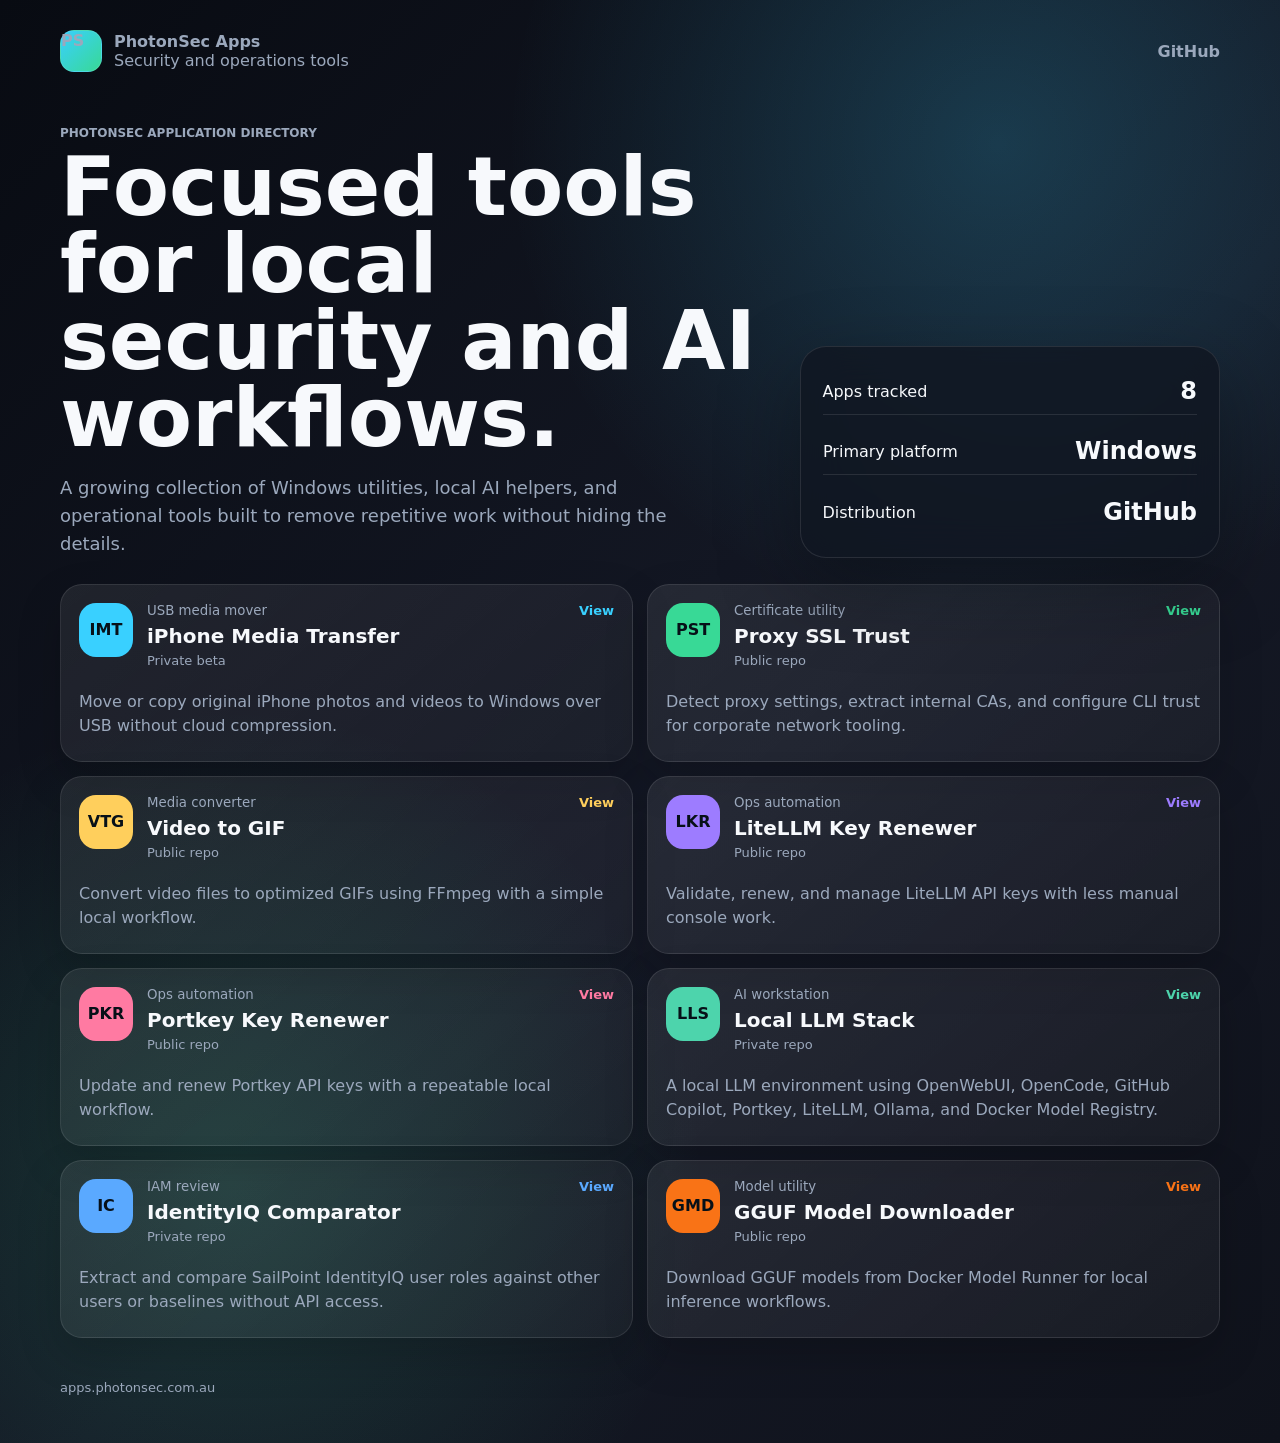
<file: index.html>
<!doctype html>
<html lang="en">
  <head>
    <meta charset="utf-8" />
    <meta name="viewport" content="width=device-width, initial-scale=1" />
    <title>PhotonSec Apps</title>
    <meta name="description" content="Application directory for PhotonSec tools." />
    <link rel="stylesheet" href="/assets/styles.css" />
  </head>
  <body>
    <main class="shell">
      <header class="topbar">
        <a class="brand" href="/">
          <span class="brand-mark">PS</span>
          <span>
            <strong>PhotonSec Apps</strong>
            <span>Security and operations tools</span>
          </span>
        </a>
        <a class="nav-link" href="https://github.com/Photon-Security">GitHub</a>
      </header>

      <section class="hero">
        <div>
          <p class="eyebrow">PhotonSec application directory</p>
          <h1>Focused tools for local security and AI workflows.</h1>
          <p class="hero-copy">
            A growing collection of Windows utilities, local AI helpers, and operational tools built to remove repetitive work without hiding the details.
          </p>
        </div>
        <aside class="hero-panel">
          <div class="signal">
            <div class="signal-row">
              <span>Apps tracked</span>
              <strong>8</strong>
            </div>
            <div class="signal-row">
              <span>Primary platform</span>
              <strong>Windows</strong>
            </div>
            <div class="signal-row">
              <span>Distribution</span>
              <strong>GitHub</strong>
            </div>
          </div>
        </aside>
      </section>

      <section class="grid" data-app-grid></section>
      <footer>apps.photonsec.com.au</footer>
    </main>
    <script src="/assets/apps.js"></script>
    <script>window.PhotonSecApps.renderHome();</script>
  </body>
</html>
</file>
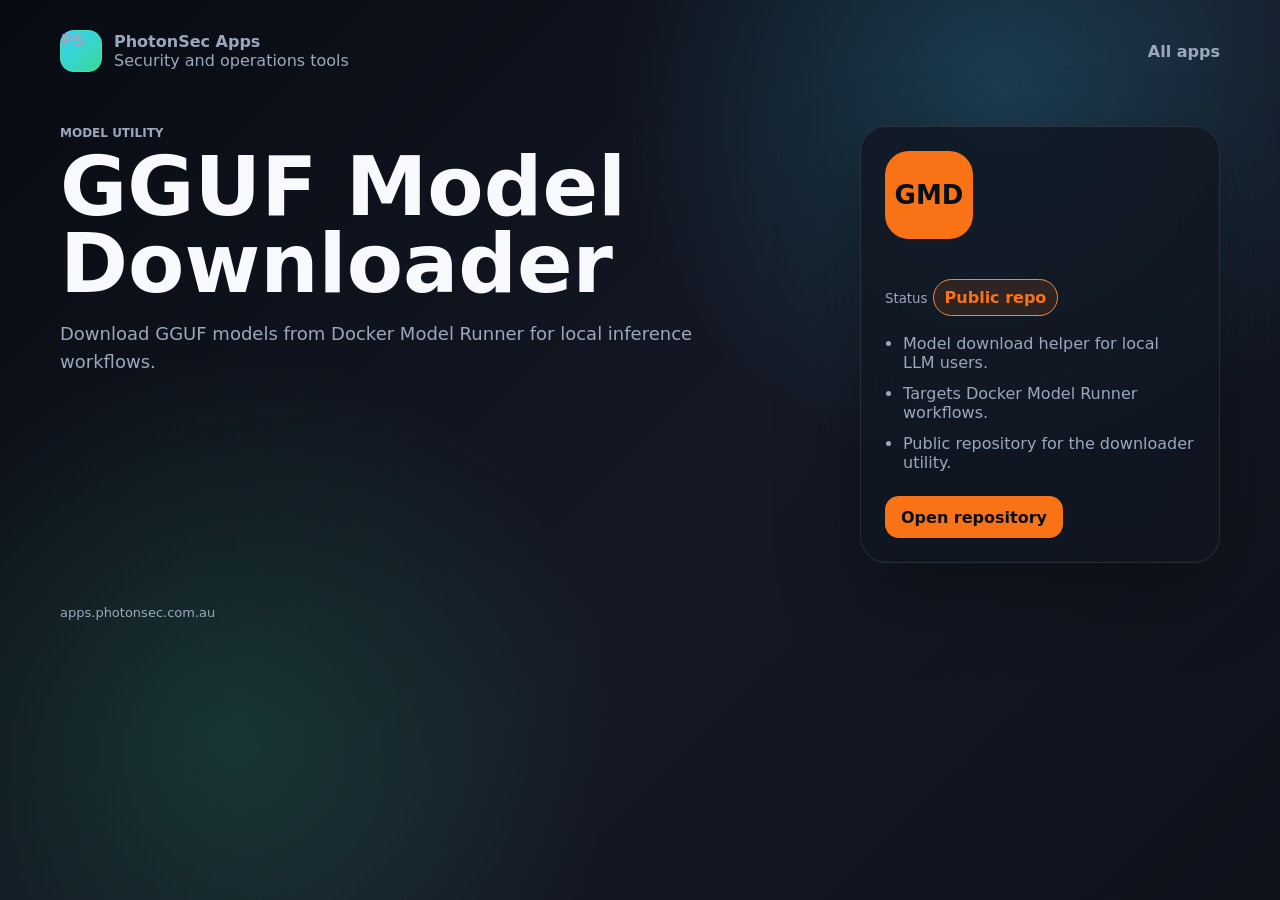
<file: gguf-model-downloader/index.html>
<!doctype html>
<html lang="en">
  <head>
    <meta charset="utf-8" />
    <meta name="viewport" content="width=device-width, initial-scale=1" />
    <title>GGUF Model Downloader - PhotonSec Apps</title>
    <link rel="stylesheet" href="/assets/styles.css" />
  </head>
  <body>
    <script>window.PHOTONSEC_APP = 'gguf-model-downloader';</script>
    <script src="/assets/apps.js"></script>
    <script>window.PhotonSecApps.renderAppPage(window.PHOTONSEC_APP);</script>
  </body>
</html>
</file>
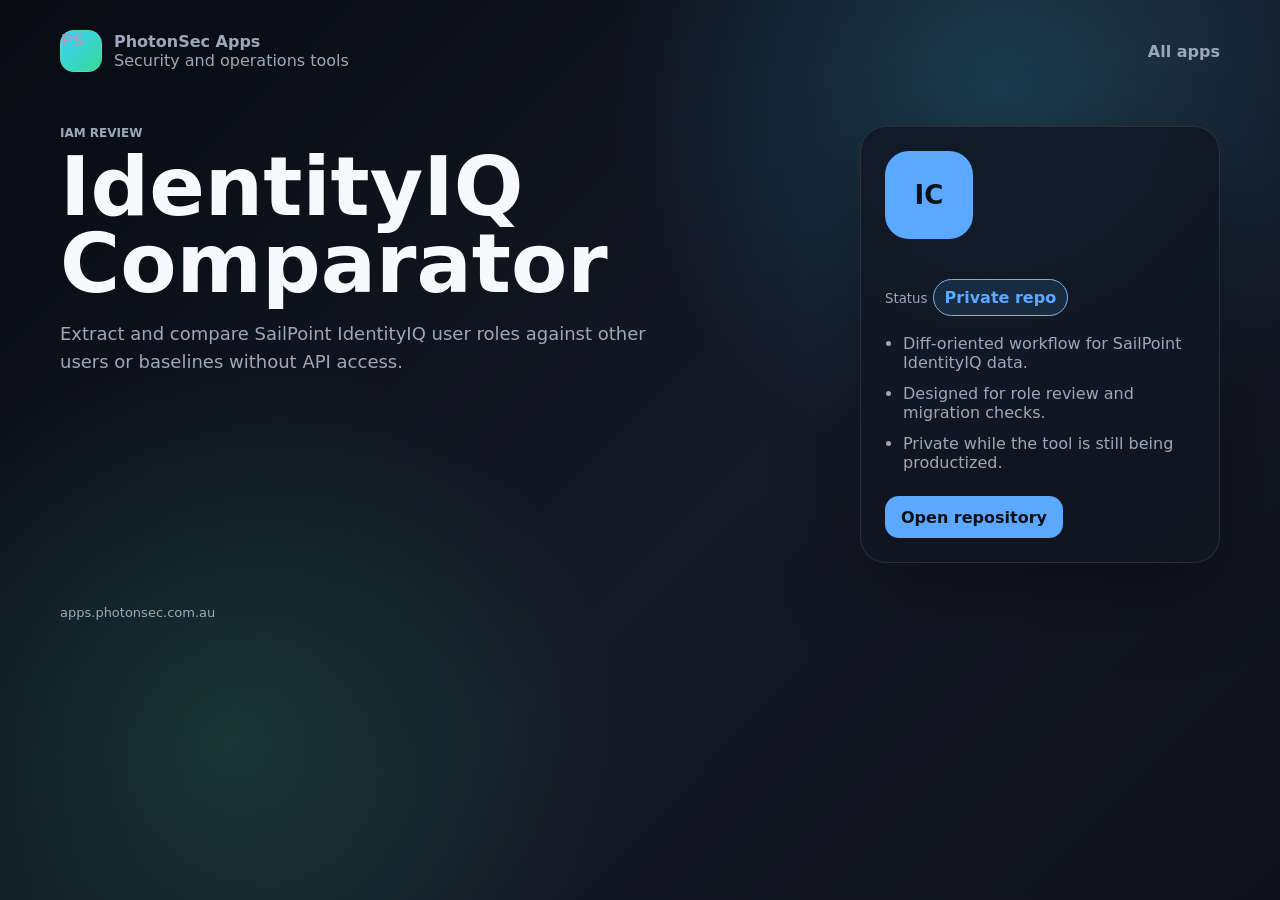
<file: identityiq-comparator/index.html>
<!doctype html>
<html lang="en">
  <head>
    <meta charset="utf-8" />
    <meta name="viewport" content="width=device-width, initial-scale=1" />
    <title>IdentityIQ Comparator - PhotonSec Apps</title>
    <link rel="stylesheet" href="/assets/styles.css" />
  </head>
  <body>
    <script>window.PHOTONSEC_APP = 'identityiq-comparator';</script>
    <script src="/assets/apps.js"></script>
    <script>window.PhotonSecApps.renderAppPage(window.PHOTONSEC_APP);</script>
  </body>
</html>
</file>
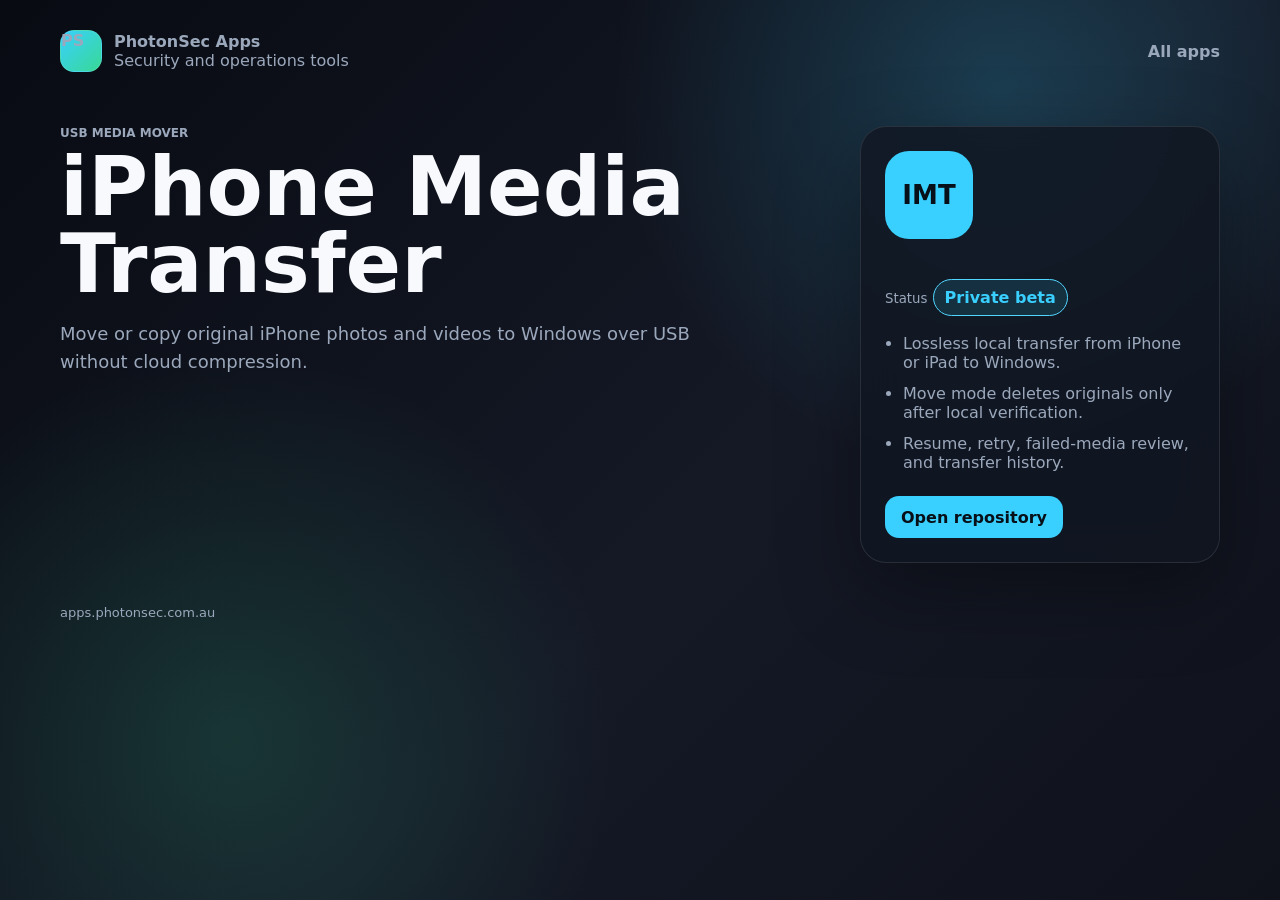
<file: iphone-media-transfer/index.html>
<!doctype html>
<html lang="en">
  <head>
    <meta charset="utf-8" />
    <meta name="viewport" content="width=device-width, initial-scale=1" />
    <title>iPhone Media Transfer - PhotonSec Apps</title>
    <link rel="stylesheet" href="/assets/styles.css" />
  </head>
  <body>
    <script>window.PHOTONSEC_APP = 'iphone-media-transfer';</script>
    <script src="/assets/apps.js"></script>
    <script>window.PhotonSecApps.renderAppPage(window.PHOTONSEC_APP);</script>
  </body>
</html>
</file>
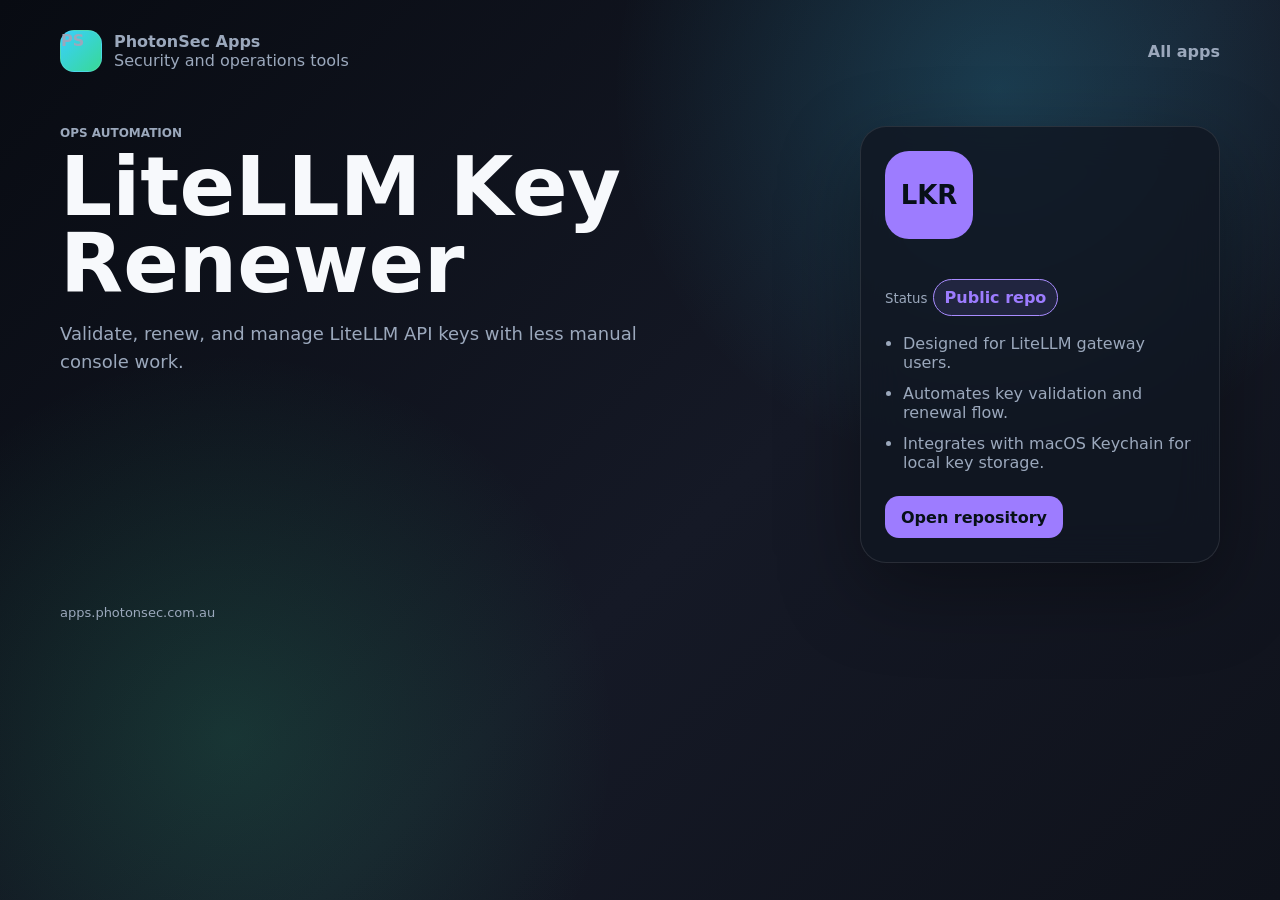
<file: litellm-key-renewer/index.html>
<!doctype html>
<html lang="en">
  <head>
    <meta charset="utf-8" />
    <meta name="viewport" content="width=device-width, initial-scale=1" />
    <title>LiteLLM Key Renewer - PhotonSec Apps</title>
    <link rel="stylesheet" href="/assets/styles.css" />
  </head>
  <body>
    <script>window.PHOTONSEC_APP = 'litellm-key-renewer';</script>
    <script src="/assets/apps.js"></script>
    <script>window.PhotonSecApps.renderAppPage(window.PHOTONSEC_APP);</script>
  </body>
</html>
</file>
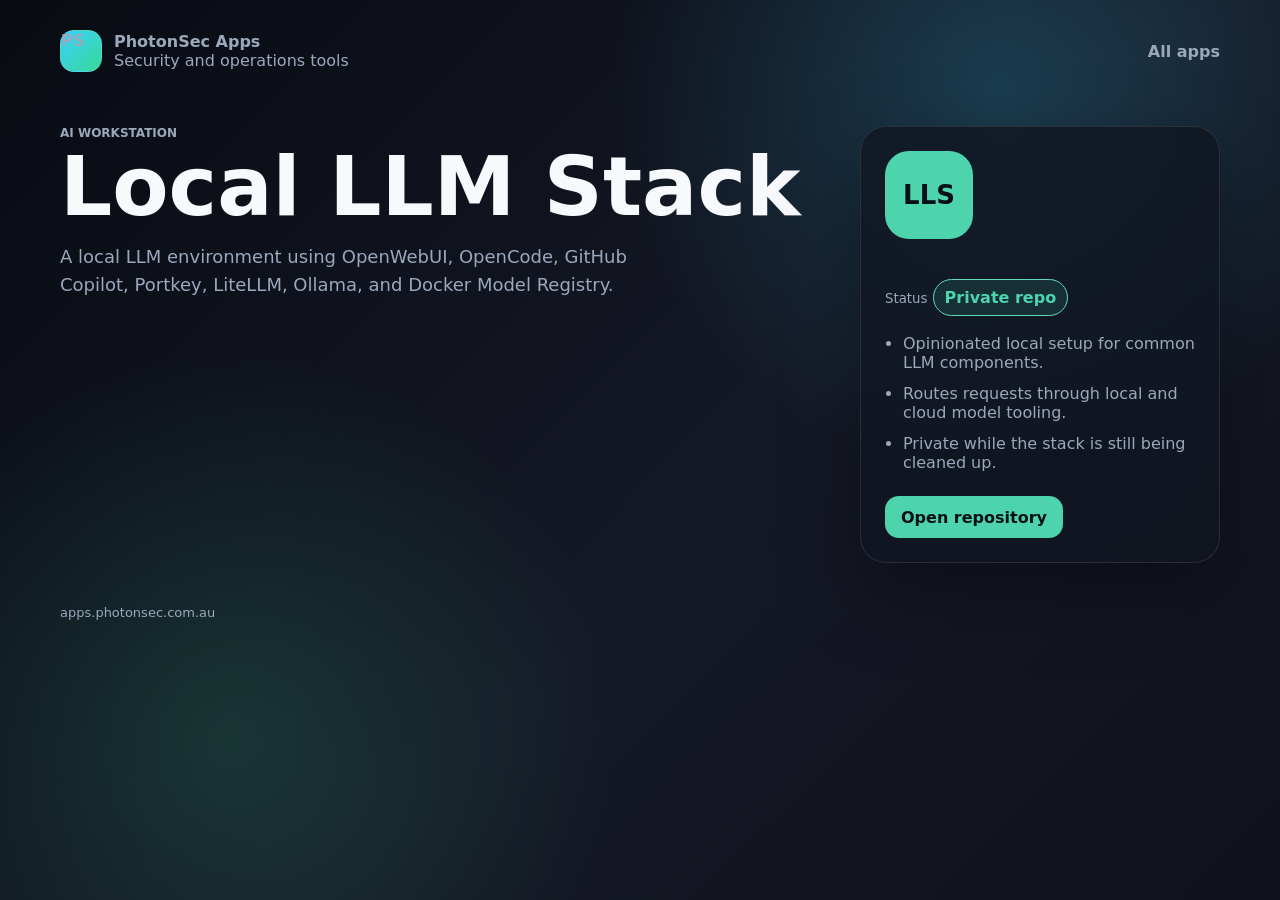
<file: local-llm-stack/index.html>
<!doctype html>
<html lang="en">
  <head>
    <meta charset="utf-8" />
    <meta name="viewport" content="width=device-width, initial-scale=1" />
    <title>Local LLM Stack - PhotonSec Apps</title>
    <link rel="stylesheet" href="/assets/styles.css" />
  </head>
  <body>
    <script>window.PHOTONSEC_APP = 'local-llm-stack';</script>
    <script src="/assets/apps.js"></script>
    <script>window.PhotonSecApps.renderAppPage(window.PHOTONSEC_APP);</script>
  </body>
</html>
</file>
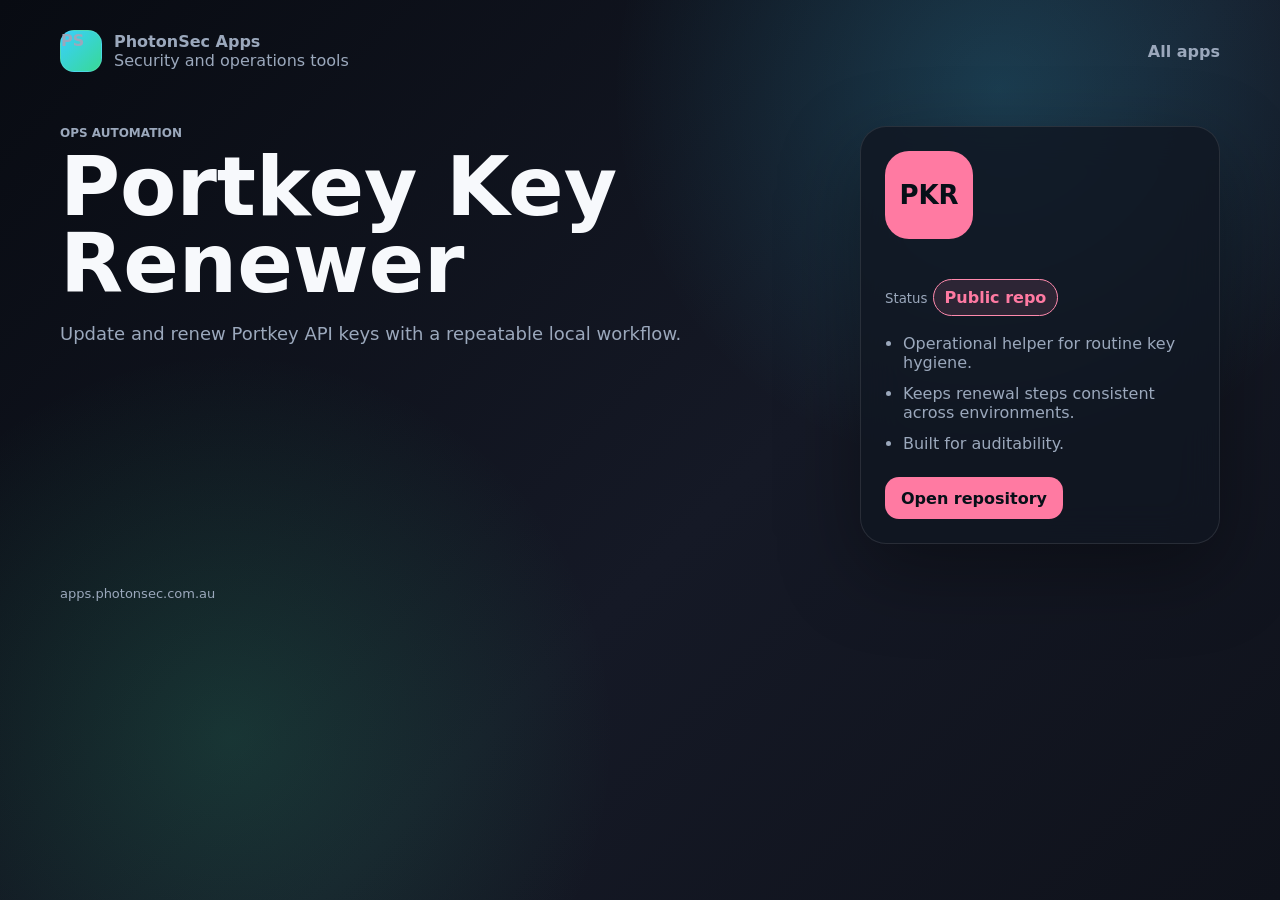
<file: portkey-key-renewer/index.html>
<!doctype html>
<html lang="en">
  <head>
    <meta charset="utf-8" />
    <meta name="viewport" content="width=device-width, initial-scale=1" />
    <title>Portkey Key Renewer - PhotonSec Apps</title>
    <link rel="stylesheet" href="/assets/styles.css" />
  </head>
  <body>
    <script>window.PHOTONSEC_APP = 'portkey-key-renewer';</script>
    <script src="/assets/apps.js"></script>
    <script>window.PhotonSecApps.renderAppPage(window.PHOTONSEC_APP);</script>
  </body>
</html>
</file>
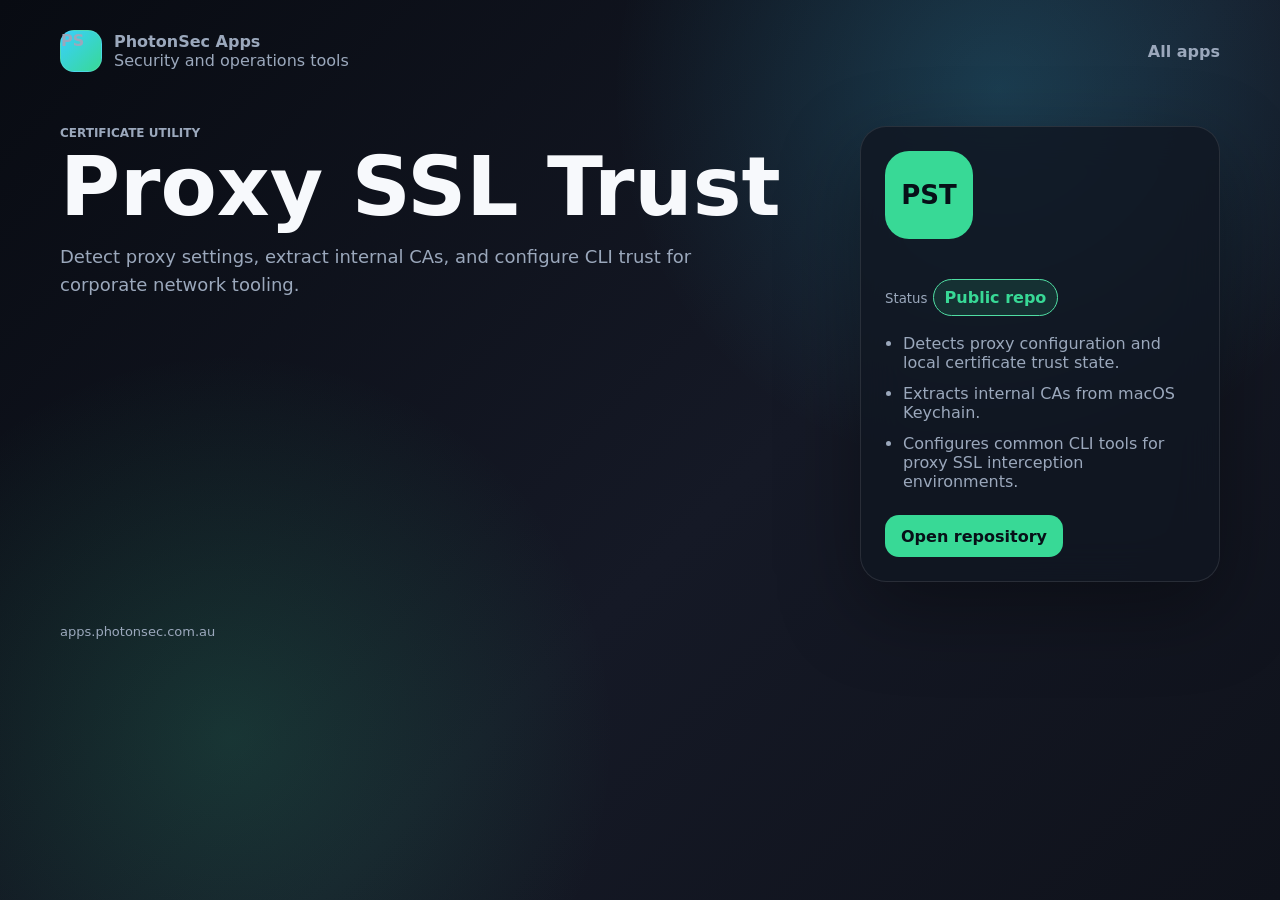
<file: proxy-ssl-trust/index.html>
<!doctype html>
<html lang="en">
  <head>
    <meta charset="utf-8" />
    <meta name="viewport" content="width=device-width, initial-scale=1" />
    <title>Proxy SSL Trust - PhotonSec Apps</title>
    <link rel="stylesheet" href="/assets/styles.css" />
  </head>
  <body>
    <script>window.PHOTONSEC_APP = 'proxy-ssl-trust';</script>
    <script src="/assets/apps.js"></script>
    <script>window.PhotonSecApps.renderAppPage(window.PHOTONSEC_APP);</script>
  </body>
</html>
</file>
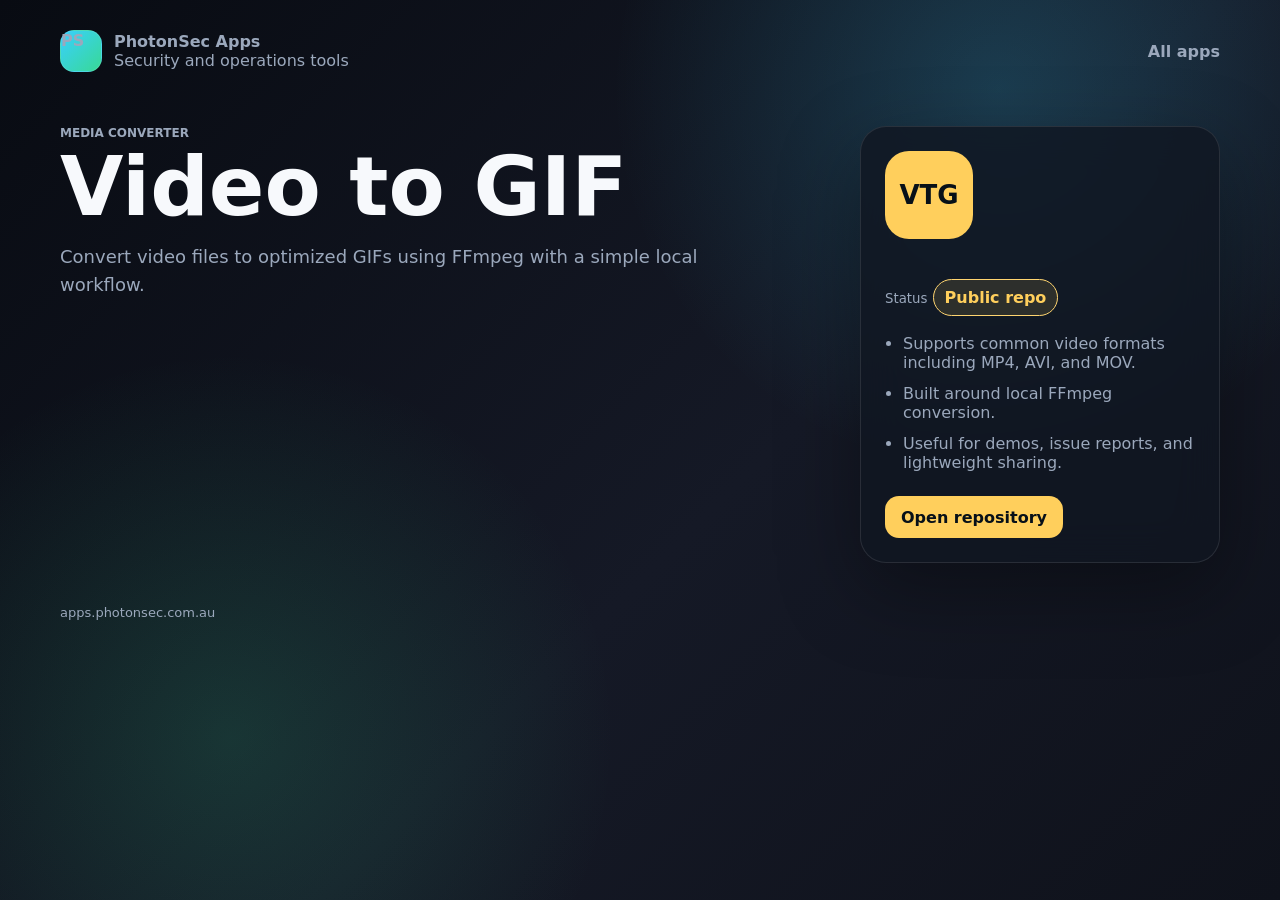
<file: video-to-gif/index.html>
<!doctype html>
<html lang="en">
  <head>
    <meta charset="utf-8" />
    <meta name="viewport" content="width=device-width, initial-scale=1" />
    <title>Video to GIF - PhotonSec Apps</title>
    <link rel="stylesheet" href="/assets/styles.css" />
  </head>
  <body>
    <script>window.PHOTONSEC_APP = 'video-to-gif';</script>
    <script src="/assets/apps.js"></script>
    <script>window.PhotonSecApps.renderAppPage(window.PHOTONSEC_APP);</script>
  </body>
</html>
</file>
<file: assets/styles.css>
:root {
  color-scheme: dark;
  --bg: #080b12;
  --panel: rgba(16, 22, 33, 0.82);
  --panel-strong: rgba(22, 30, 44, 0.96);
  --line: rgba(255, 255, 255, 0.1);
  --text: #f7f9fc;
  --muted: #9ba8bc;
  --accent: #39d0ff;
  --page-accent: #39d0ff;
  --shadow: 0 28px 80px rgba(0, 0, 0, 0.34);
}

* {
  box-sizing: border-box;
}

body {
  margin: 0;
  min-height: 100vh;
  color: var(--text);
  font-family: "Segoe UI Variable", "Segoe UI", system-ui, sans-serif;
  background:
    radial-gradient(circle at 78% 10%, rgba(57, 208, 255, 0.2), transparent 30%),
    radial-gradient(circle at 18% 82%, rgba(56, 217, 150, 0.16), transparent 30%),
    linear-gradient(135deg, #080b12, #151926 56%, #0f121b);
}

a {
  color: inherit;
}

.shell {
  width: min(1160px, calc(100vw - 36px));
  margin: 0 auto;
  padding: 30px 0 48px;
}

.topbar {
  display: flex;
  align-items: center;
  justify-content: space-between;
  gap: 20px;
  margin-bottom: 54px;
}

.brand {
  display: flex;
  align-items: center;
  gap: 12px;
  text-decoration: none;
}

.brand-mark {
  display: grid;
  place-items: center;
  width: 42px;
  height: 42px;
  border: 1px solid var(--line);
  border-radius: 14px;
  color: #08111c;
  background: linear-gradient(135deg, var(--accent), #38d996);
  font-weight: 900;
}

.brand strong,
.brand span {
  display: block;
}

.brand span,
.nav-link,
.eyebrow,
.app-card small,
.app-card em,
.app-page-card small,
.app-page-card li {
  color: var(--muted);
}

.nav-link {
  text-decoration: none;
  font-weight: 700;
}

.hero {
  display: grid;
  grid-template-columns: minmax(0, 1fr) minmax(280px, 420px);
  align-items: end;
  gap: 34px;
  margin-bottom: 26px;
}

.eyebrow {
  margin: 0 0 8px;
  font-size: 12px;
  font-weight: 850;
  letter-spacing: 0;
  text-transform: uppercase;
}

h1 {
  margin: 0;
  max-width: 760px;
  font-size: clamp(42px, 7vw, 82px);
  line-height: 0.94;
}

.hero-copy {
  margin: 18px 0 0;
  max-width: 640px;
  color: var(--muted);
  font-size: 18px;
  line-height: 1.55;
}

.hero-panel,
.app-page-card {
  border: 1px solid var(--line);
  border-radius: 26px;
  background: var(--panel);
  box-shadow: var(--shadow);
  backdrop-filter: blur(20px);
}

.hero-panel {
  padding: 22px;
}

.signal {
  display: grid;
  gap: 14px;
}

.signal-row {
  display: flex;
  align-items: center;
  justify-content: space-between;
  gap: 16px;
  min-height: 46px;
  border-bottom: 1px solid var(--line);
}

.signal-row:last-child {
  border-bottom: 0;
}

.signal-row strong {
  font-size: 24px;
}

.grid {
  display: grid;
  grid-template-columns: repeat(2, minmax(0, 1fr));
  gap: 14px;
}

.app-card {
  display: grid;
  grid-template-columns: auto minmax(0, 1fr) auto;
  gap: 14px;
  min-height: 178px;
  padding: 18px;
  border: 1px solid var(--line);
  border-radius: 22px;
  text-decoration: none;
  background: linear-gradient(140deg, rgba(255, 255, 255, 0.08), rgba(255, 255, 255, 0.035));
  box-shadow: 0 18px 44px rgba(0, 0, 0, 0.18);
  transition: transform 160ms ease, border-color 160ms ease, background 160ms ease;
}

.app-card:hover,
.app-card:focus-visible {
  transform: translateY(-2px);
  border-color: color-mix(in srgb, var(--app-accent), white 18%);
  background: linear-gradient(140deg, color-mix(in srgb, var(--app-accent), transparent 84%), rgba(255, 255, 255, 0.04));
  outline: none;
}

.app-icon {
  display: grid;
  place-items: center;
  width: 54px;
  height: 54px;
  border-radius: 17px;
  color: #071018;
  background: var(--app-accent);
  font-size: 16px;
  font-weight: 900;
}

.app-meta {
  display: grid;
  gap: 4px;
  min-width: 0;
}

.app-card strong {
  font-size: 20px;
}

.app-card em {
  font-style: normal;
  font-size: 13px;
}

.card-arrow {
  color: var(--app-accent);
  font-size: 13px;
  font-weight: 850;
}

.app-card p {
  grid-column: 1 / -1;
  margin: 6px 0 0;
  color: var(--muted);
  line-height: 1.5;
}

.app-main {
  display: grid;
  grid-template-columns: minmax(0, 1fr) 360px;
  gap: 24px;
  align-items: start;
}

.app-hero h1 {
  color: var(--text);
}

.app-page-card {
  padding: 24px;
}

.large-icon {
  display: grid;
  place-items: center;
  width: 88px;
  height: 88px;
  margin-bottom: 22px;
  border-radius: 24px;
  color: #071018;
  background: var(--page-accent);
  font-size: 26px;
  font-weight: 900;
}

.status-pill {
  display: inline-flex;
  width: fit-content;
  margin: 18px 0;
  padding: 8px 11px;
  border: 1px solid color-mix(in srgb, var(--page-accent), white 12%);
  border-radius: 999px;
  color: var(--page-accent);
  background: color-mix(in srgb, var(--page-accent), transparent 88%);
  font-weight: 800;
}

.app-page-card ul {
  display: grid;
  gap: 12px;
  margin: 0;
  padding-left: 18px;
}

.button {
  display: inline-flex;
  align-items: center;
  justify-content: center;
  min-height: 42px;
  margin-top: 24px;
  padding: 0 16px;
  border-radius: 14px;
  color: #071018;
  background: var(--page-accent);
  text-decoration: none;
  font-weight: 900;
}

footer {
  margin-top: 42px;
  color: var(--muted);
  font-size: 13px;
}

@media (max-width: 840px) {
  .hero,
  .app-main,
  .grid {
    grid-template-columns: 1fr;
  }

  .topbar {
    margin-bottom: 34px;
  }
}
</file>
